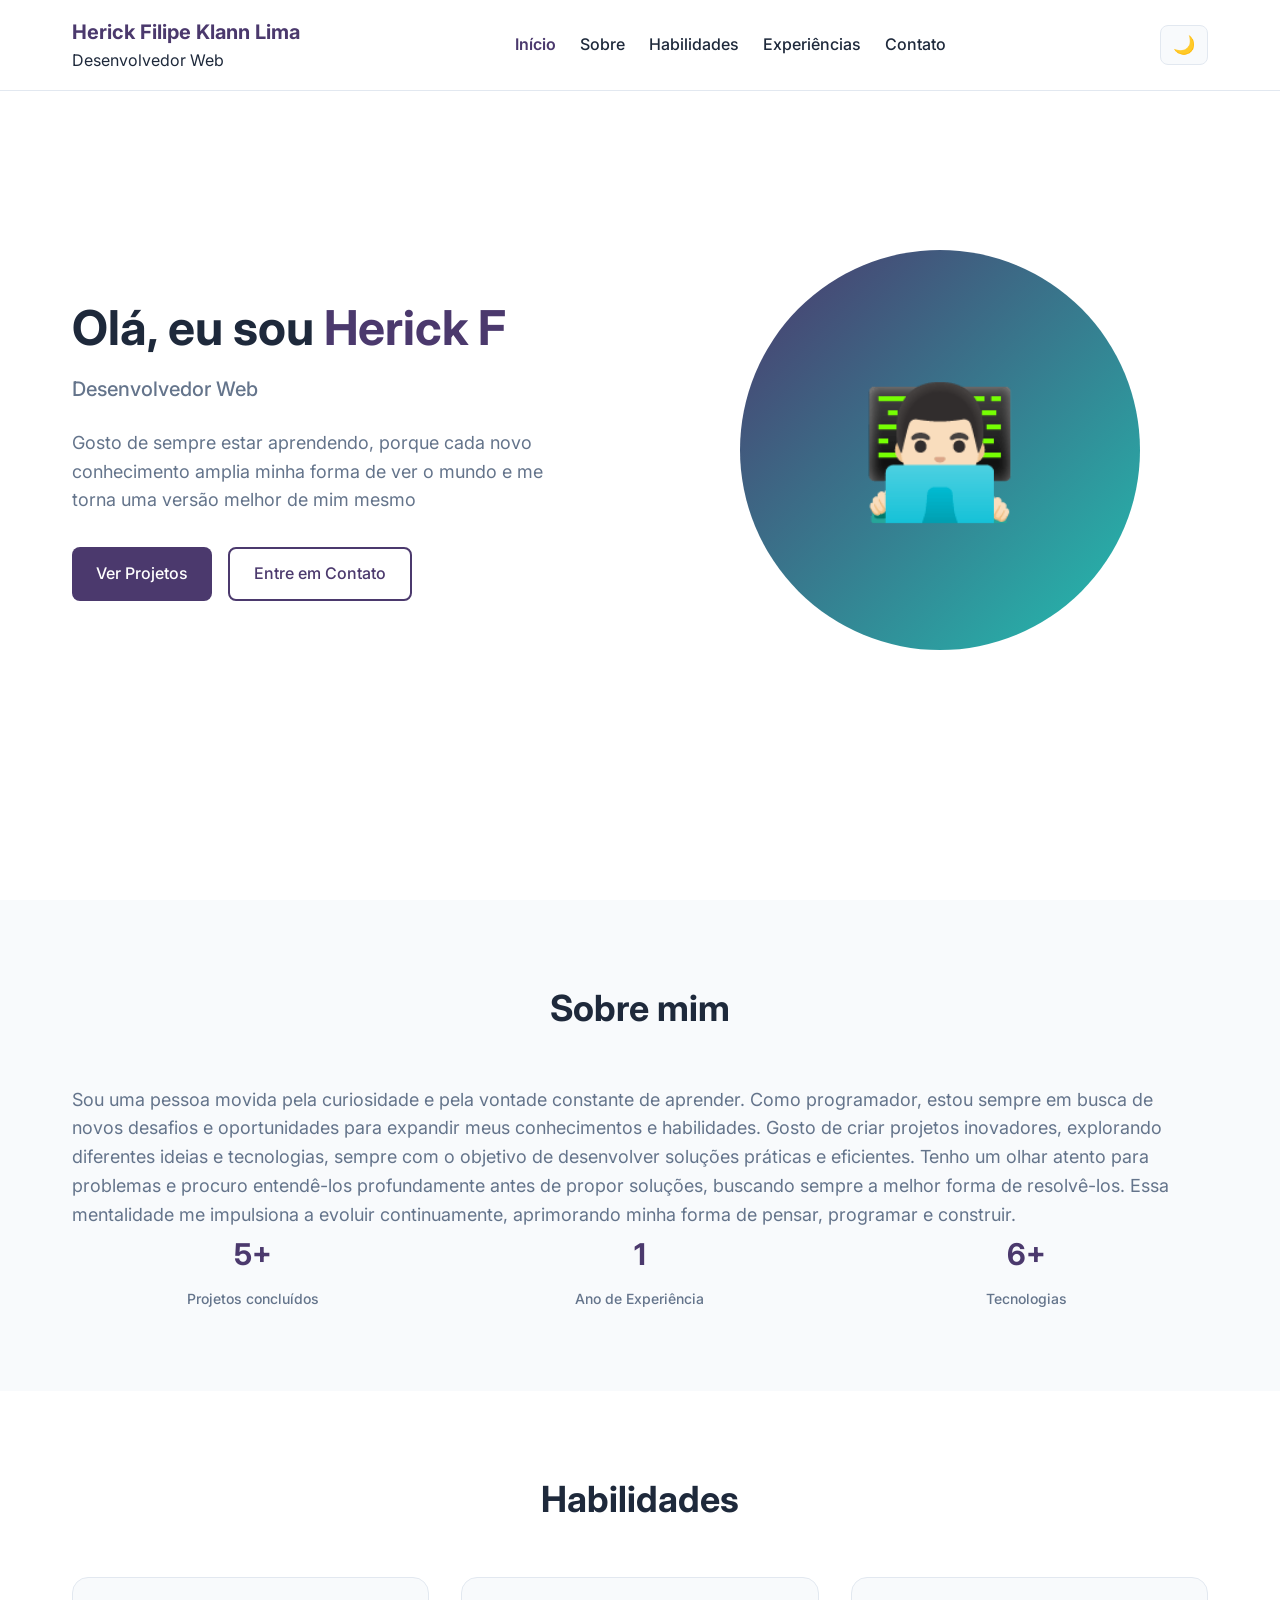
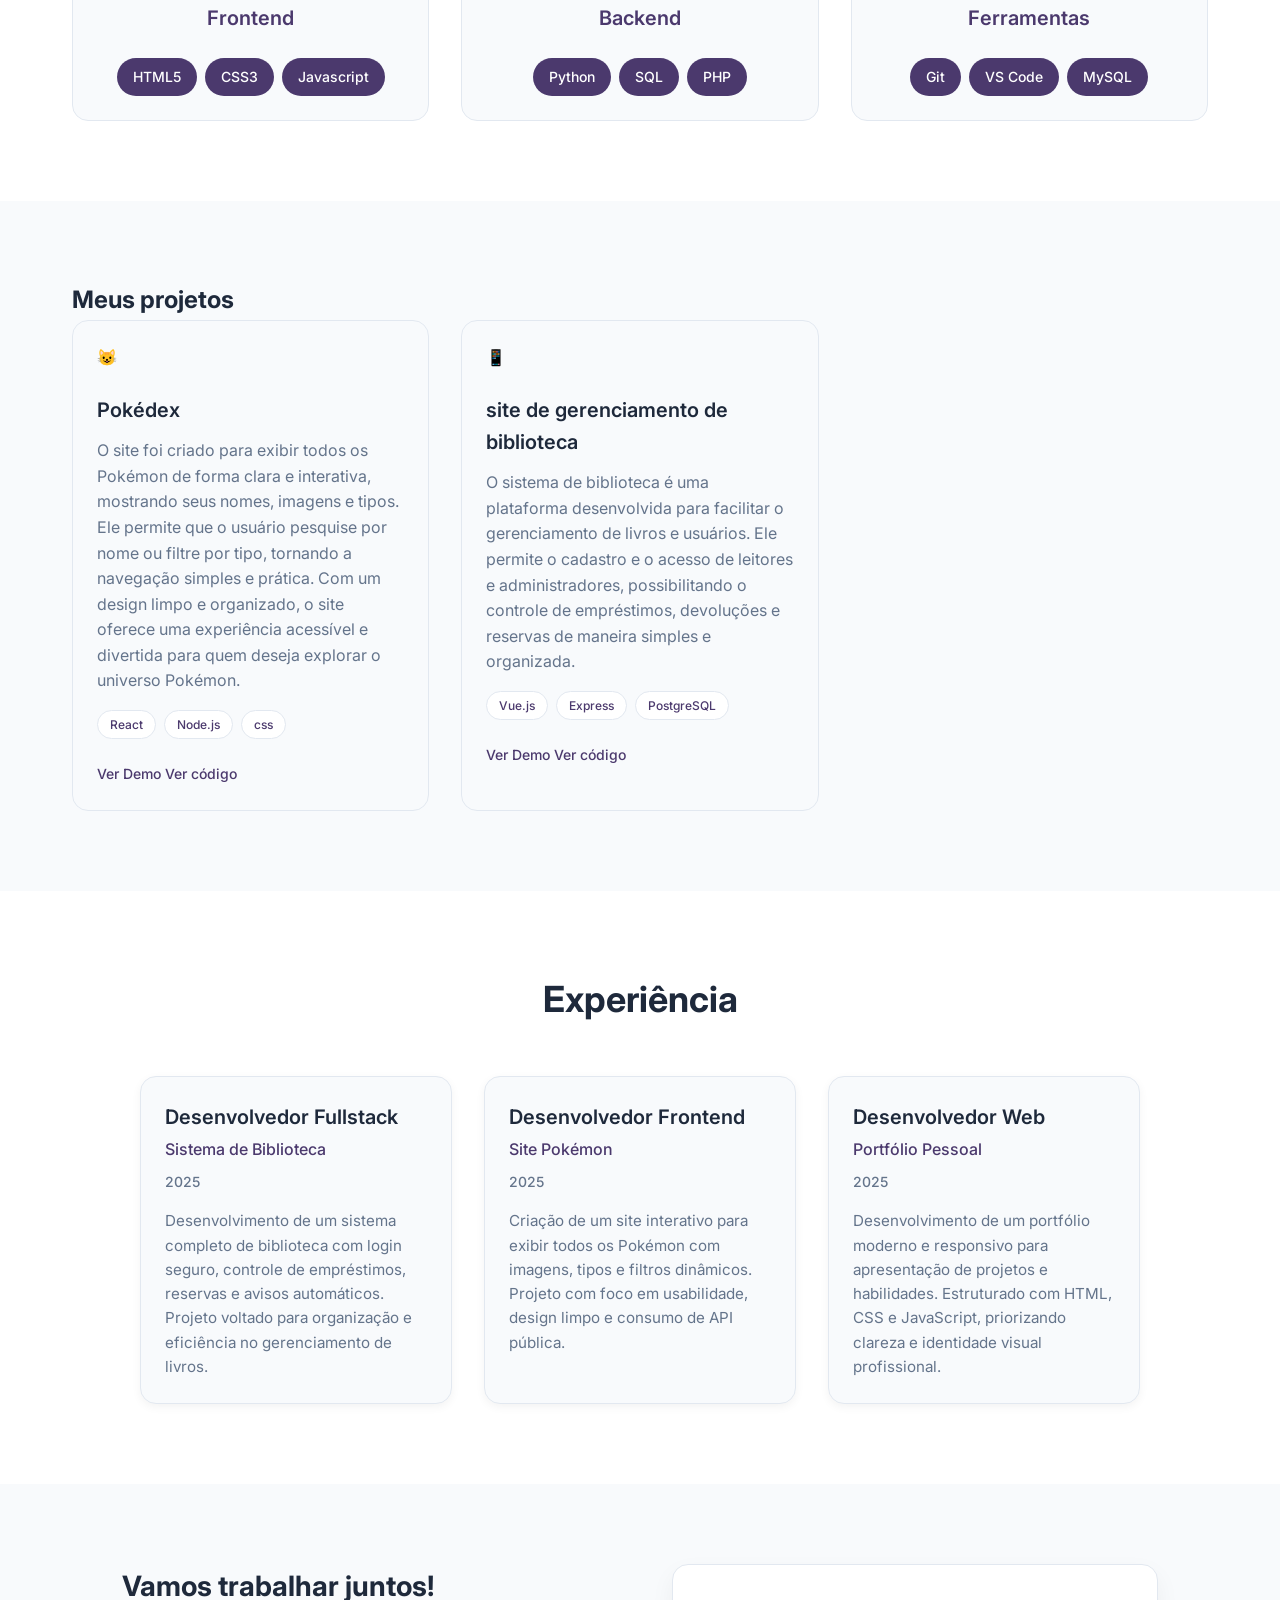
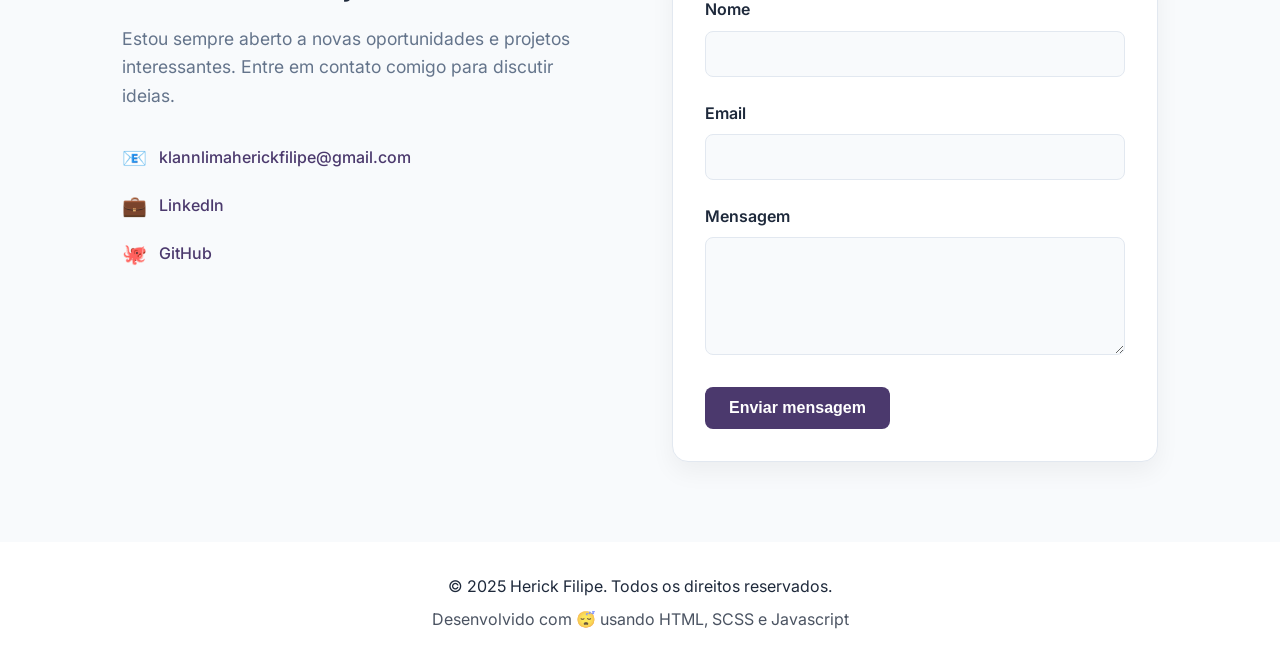
<file: index.html>
<!DOCTYPE html>
<html lang="pt-br">
<head>
    <meta charset="UTF-8">
    <meta name="viewport" content="width=device-width, initial-scale=1.0">
    <title>Herick filipe - Desenvolvedor Web</title>
    <link rel="stylesheet" href="style.css">
    <link rel="icon" href="assets/desenvolvedor.png">
    <link rel="preconnect" href="https://fonts.googleapis.com">
    <link rel="preconnect" href="https://fonts.gstatic.com" crossorigin>
    <link href="https://fonts.googleapis.com/css2?family=Inter:ital,opsz,wght@0,14..32,100..900;1,14..32,100..900&family=Roboto:ital,wght@0,100..900;1,100..900&display=swap" rel="stylesheet">
</head>
<body>
    <header class="header">
        <nav class="nav">
            <div class="nav-brand">
                <h1>Herick Filipe Klann Lima</h1>
                <span class="nav-subtitle">Desenvolvedor Web</span> 
            </div>
            <ul class="nav-menu">
                <li><a href="#hero" class="nav-link"> Início</a></li>
                <li> <a href="#about" class="nav-link"> Sobre</a></li>
                <li> <a href="#skills" class="nav-link"> Habilidades</a></li>
                <li> <a href="#projects" class="nav-link"> Experiências</a></li>
                <li> <a href="#contact" class="nav-link"> Contato</a></li>
            </ul>

            <button id="theme-toggle" class="theme-toggle" aria-label="Alternar tema">
                    <span class="theme-icon">🌙</span>
            </button>
        </nav>
    </header>

    <main>
        <section id="hero" class="hero">
            <div class="hero-content">
                <h2 class="hero-title">Olá, eu sou <span class="highlight">Herick Filipe</span></h2>
                <p class="hero-subtitle"> Desenvolvedor Web </p>
                <p class="hero-description">
                    Gosto de sempre estar aprendendo, porque cada novo conhecimento amplia minha forma de ver o mundo e me torna uma versão melhor de mim mesmo
                </p>
                <div class="hero-actions">
                    <a href="#projects" class="btn btn-primary"> Ver Projetos </a>
                    <a href="#contact" class="btn btn-secondary"> Entre em Contato</a>
                </div>
            </div>
            <div class="hero-image">
                <div class="profile-placeholder"> 
                    <span>👨🏻‍💻</span>
                </div>
            </div>
        </section>
        <section id="about" class="about">
            <div class="container">
                <h2 class="section-title"> Sobre mim</h2>
                <div class="about-content">
                    <div class="about-text">
                        <p>Sou uma pessoa movida pela curiosidade e pela vontade constante de aprender. Como programador, estou sempre em busca de novos desafios e oportunidades para expandir meus conhecimentos e habilidades. Gosto de criar projetos inovadores, explorando diferentes ideias e tecnologias, sempre com o objetivo de desenvolver soluções práticas e eficientes. Tenho um olhar atento para problemas e procuro entendê-los profundamente antes de propor soluções, buscando sempre a melhor forma de resolvê-los. Essa mentalidade me impulsiona a evoluir continuamente, aprimorando minha forma de pensar, programar e construir.</p>
                    </div>
                </div>
            <div class="about-stats">
                <div class="stat">
                    <span class="stat-number">5+</span>
                    <span class="stat-label">Projetos concluídos</span>
                </div>
                <div class="stat">
                    <span class="stat-number">1</span>
                    <span class="stat-label">Ano de Experiência</span>
                </div>
                <div class="stat">
                    <span class="stat-number">6+</span>
                    <span class="stat-label">Tecnologias</span>
                </div>
            </div>
        </div>
        </section>
        <section id="skills" class="skills">
            <div class="container">
                <h2 class="section-title">Habilidades</h2>
                <div class="skills-grid">
                    <div class="skill-category">
                        <h3>Frontend</h3>
                        <div class="skill-list">
                            <span class="skill-tag">HTML5</span>
                            <span class="skill-tag">CSS3</span>
                            <span class="skill-tag">Javascript</span>
                        </div>
                    </div>

                    <div class="skill-category">
                        <h3>Backend</h3>
                        <div class="skill-list">
                            <span class="skill-tag">Python</span>
                            <span class="skill-tag">SQL</span>
                            <span class="skill-tag">PHP</span>
                        </div>
                    </div>

                    <div class="skill-category">
                        <h3> Ferramentas</h3>
                        <div class="skill-list">
                            <span class="skill-tag">Git</span>
                            <span class="skill-tag">VS Code</span>
                            <span class="skill-tag">MySQL</span>
                        </div>
                    </div>
                </div>
            </div>
        </section>
        <section id="projects" class="projects">       
                <div class="container">
                    <h2 class="section">Meus projetos</h2>
                    <div class="project-grid">
                        <article class="project-card">
                            <div class="project-image">
                                <div class="projectplace-holder">
                                    😺
                                </div>
                            </div>
                            <div class="project-content">
                                <h3>Pokédex</h3>
                                <p>O site foi criado para exibir todos os Pokémon de forma clara e interativa, mostrando seus nomes, imagens e tipos. Ele permite que o usuário pesquise por nome ou filtre por tipo, tornando a navegação simples e prática. Com um design limpo e organizado, o site oferece uma experiência acessível e divertida para quem deseja explorar o universo Pokémon.</p>
                                <div class="project-tech">
                                    <span class="tech-tag">React</span>
                                    <span class="tech-tag">Node.js</span>
                                    <span class="tech-tag">css</span>
                                </div>
                                <div class="project-link">
                                    <a href="#" class="project-link" target="_blank">Ver Demo</a>
                                    <a href="#" class="project-link" target="_blank">Ver código</a>
                                </div>
                            </div>
                        </article>
                        <article class="project-card">
                            <div class="project-image">
                                <div class="projectplace-holder">
                                    📱
                                </div>
                            </div>
                            <div class="project-content">
                                <h3>site de gerenciamento de biblioteca</h3>
                                <p>O sistema de biblioteca é uma plataforma desenvolvida para facilitar o gerenciamento de livros e usuários. Ele permite o cadastro e o acesso de leitores e administradores, possibilitando o controle de empréstimos, devoluções e reservas de maneira simples e organizada.</p>
                                <div class="project-tech">
                                    <span class="tech-tag">Vue.js</span>
                                    <span class="tech-tag">Express</span>
                                    <span class="tech-tag">PostgreSQL</span>
                                </div>
                                <div class="project-link">
                                    <a href="#" class="project-link" target="_blank">Ver Demo</a>
                                    <a href="#" class="project-link" target="_blank">Ver código</a>
                                </div>
                            </div>
                        </article>
                    </div>
                </div>  
        </section>

        <section id="experience" class="experience">
            <div class="container">
              <h2 class="section-title">Experiência</h2>
              <div class="experience-grid">
          
                <div class="experience-card">
                  <h3>Desenvolvedor Fullstack</h3>
                  <h4>Sistema de Biblioteca</h4>
                  <span class="experience-date">2025</span>
                  <p>Desenvolvimento de um sistema completo de biblioteca com login seguro, controle de empréstimos, reservas e avisos automáticos. Projeto voltado para organização e eficiência no gerenciamento de livros.</p>
                </div>
          
                <div class="experience-card">
                  <h3>Desenvolvedor Frontend</h3>
                  <h4>Site Pokémon</h4>
                  <span class="experience-date">2025</span>
                  <p>Criação de um site interativo para exibir todos os Pokémon com imagens, tipos e filtros dinâmicos. Projeto com foco em usabilidade, design limpo e consumo de API pública.</p>
                </div>
          
                <div class="experience-card">
                  <h3>Desenvolvedor Web</h3>
                  <h4>Portfólio Pessoal</h4>
                  <span class="experience-date">2025</span>
                  <p>Desenvolvimento de um portfólio moderno e responsivo para apresentação de projetos e habilidades. Estruturado com HTML, CSS e JavaScript, priorizando clareza e identidade visual profissional.</p>
                </div>
          
              </div>
            </div>
          </section>          
          <section id="contact" class="contact">
            <div class="contact-content">
             
              <div class="contact-info">
                <h3>Vamos trabalhar juntos!</h3>
                <p>Estou sempre aberto a novas oportunidades e projetos interessantes. Entre em contato comigo para discutir ideias.</p>
          
                <div class="contact-methods">
                  <div class="contact-method">
                    <span class="contact-icon">📧</span>
                    <a href="mailto:klannlimaherickfilipe@gmail.com">klannlimaherickfilipe@gmail.com</a>
                  </div>
                  <div class="contact-method">
                    <span class="contact-icon">💼</span>
                    <a href="https://www.linkedin.com/in/herick-filipe-klann-lima-996026330/" target="_blank">LinkedIn</a>
                  </div>
                  <div class="contact-method">
                    <span class="contact-icon">🐙</span>
                    <a href="https://github.com/herick3137" target="_blank">GitHub</a>
                  </div>
                </div>
              </div>
          
              
              <div class="contact-form">
                <form>
                  <div class="form-group">
                    <label for="name">Nome</label>
                    <input type="text" id="name" name="name" required />
                  </div>
          
                  <div class="form-group">
                    <label for="email">Email</label>
                    <input type="email" id="email" name="email" required />
                  </div>
          
                  <div class="form-group">
                    <label for="message">Mensagem</label>
                    <textarea id="message" name="message" rows="5" required></textarea>
                  </div>
          
                  <button type="submit" class="btn btn-primary">Enviar mensagem</button>
                </form>
              </div>
            </div>
          </section>
          
    </main>

    <footer class="footer">
        <div class="container">
            <p>&copy; 2025 Herick Filipe. Todos os direitos reservados.</p>
            <p>Desenvolvido com 😴 usando HTML, SCSS e Javascript</p>
        </div>
    </footer>
    <script src="main.js"></script>
</body>
</html>
</file>
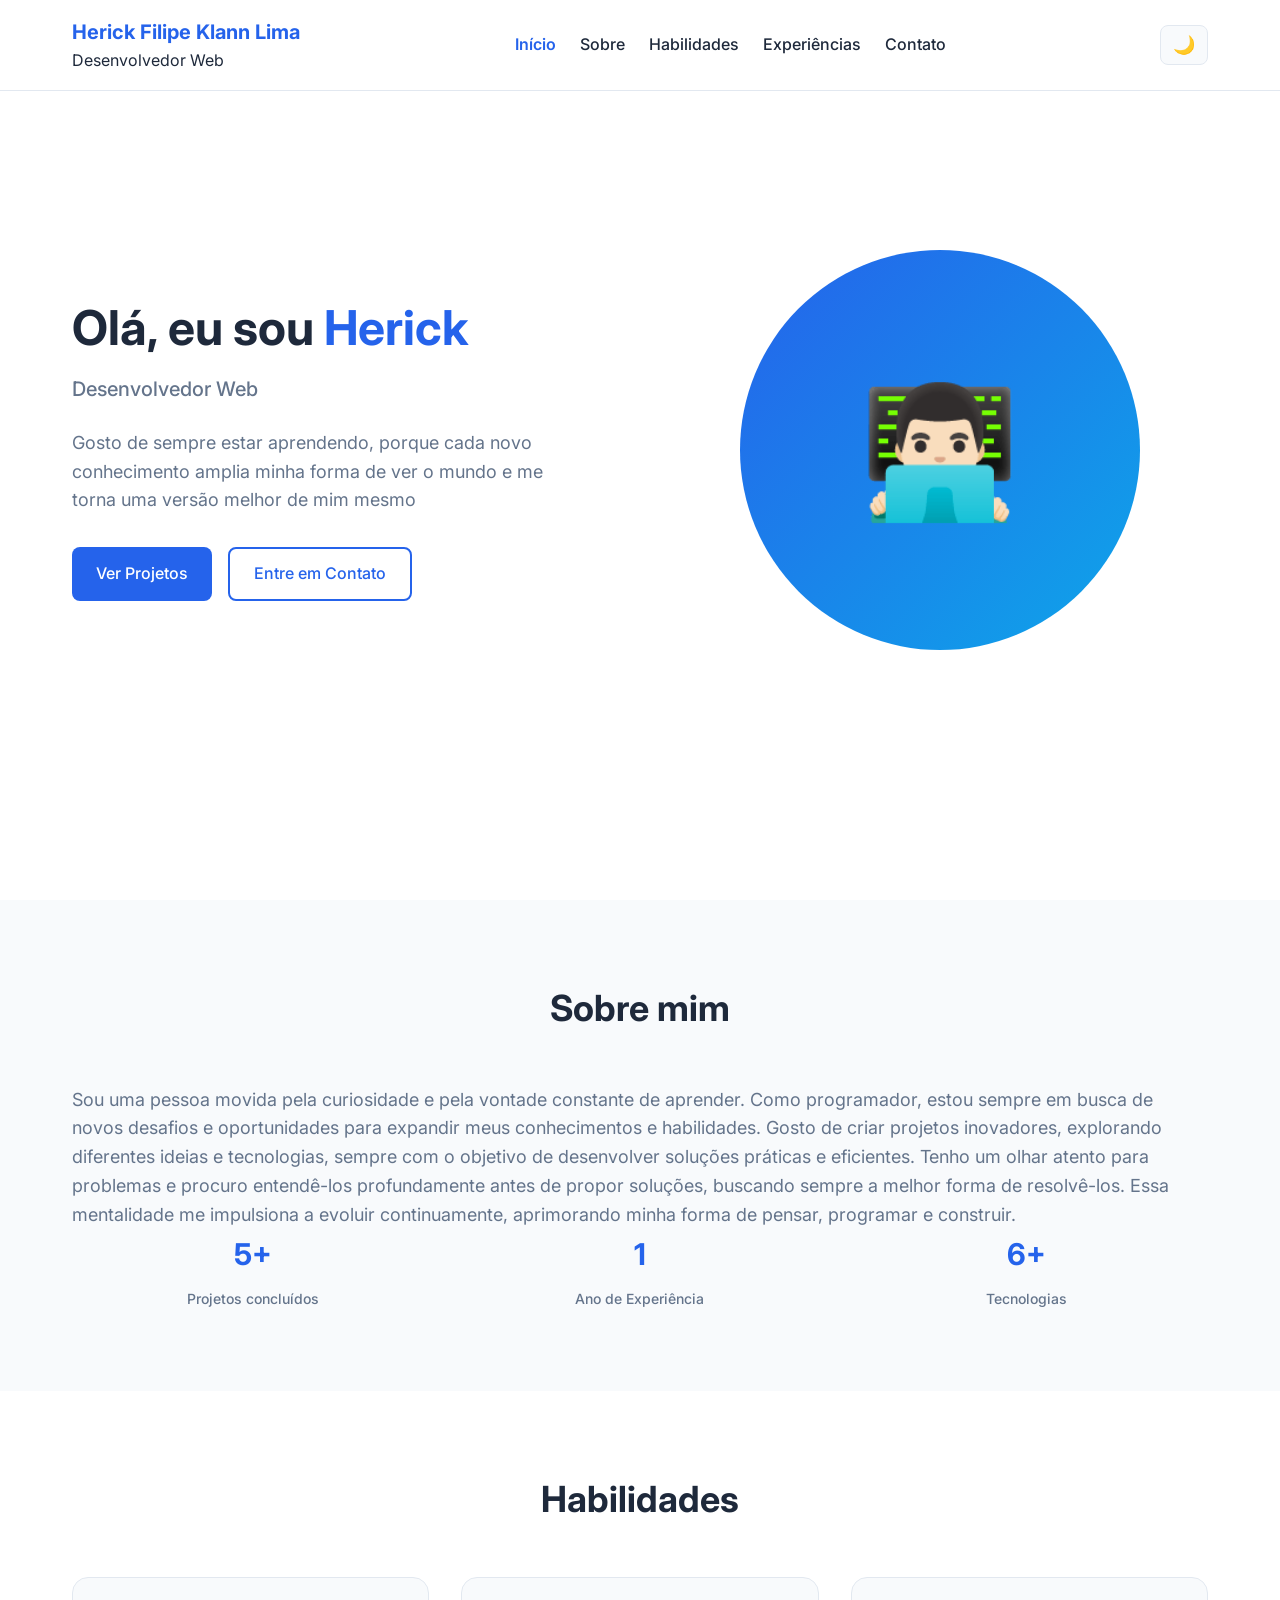
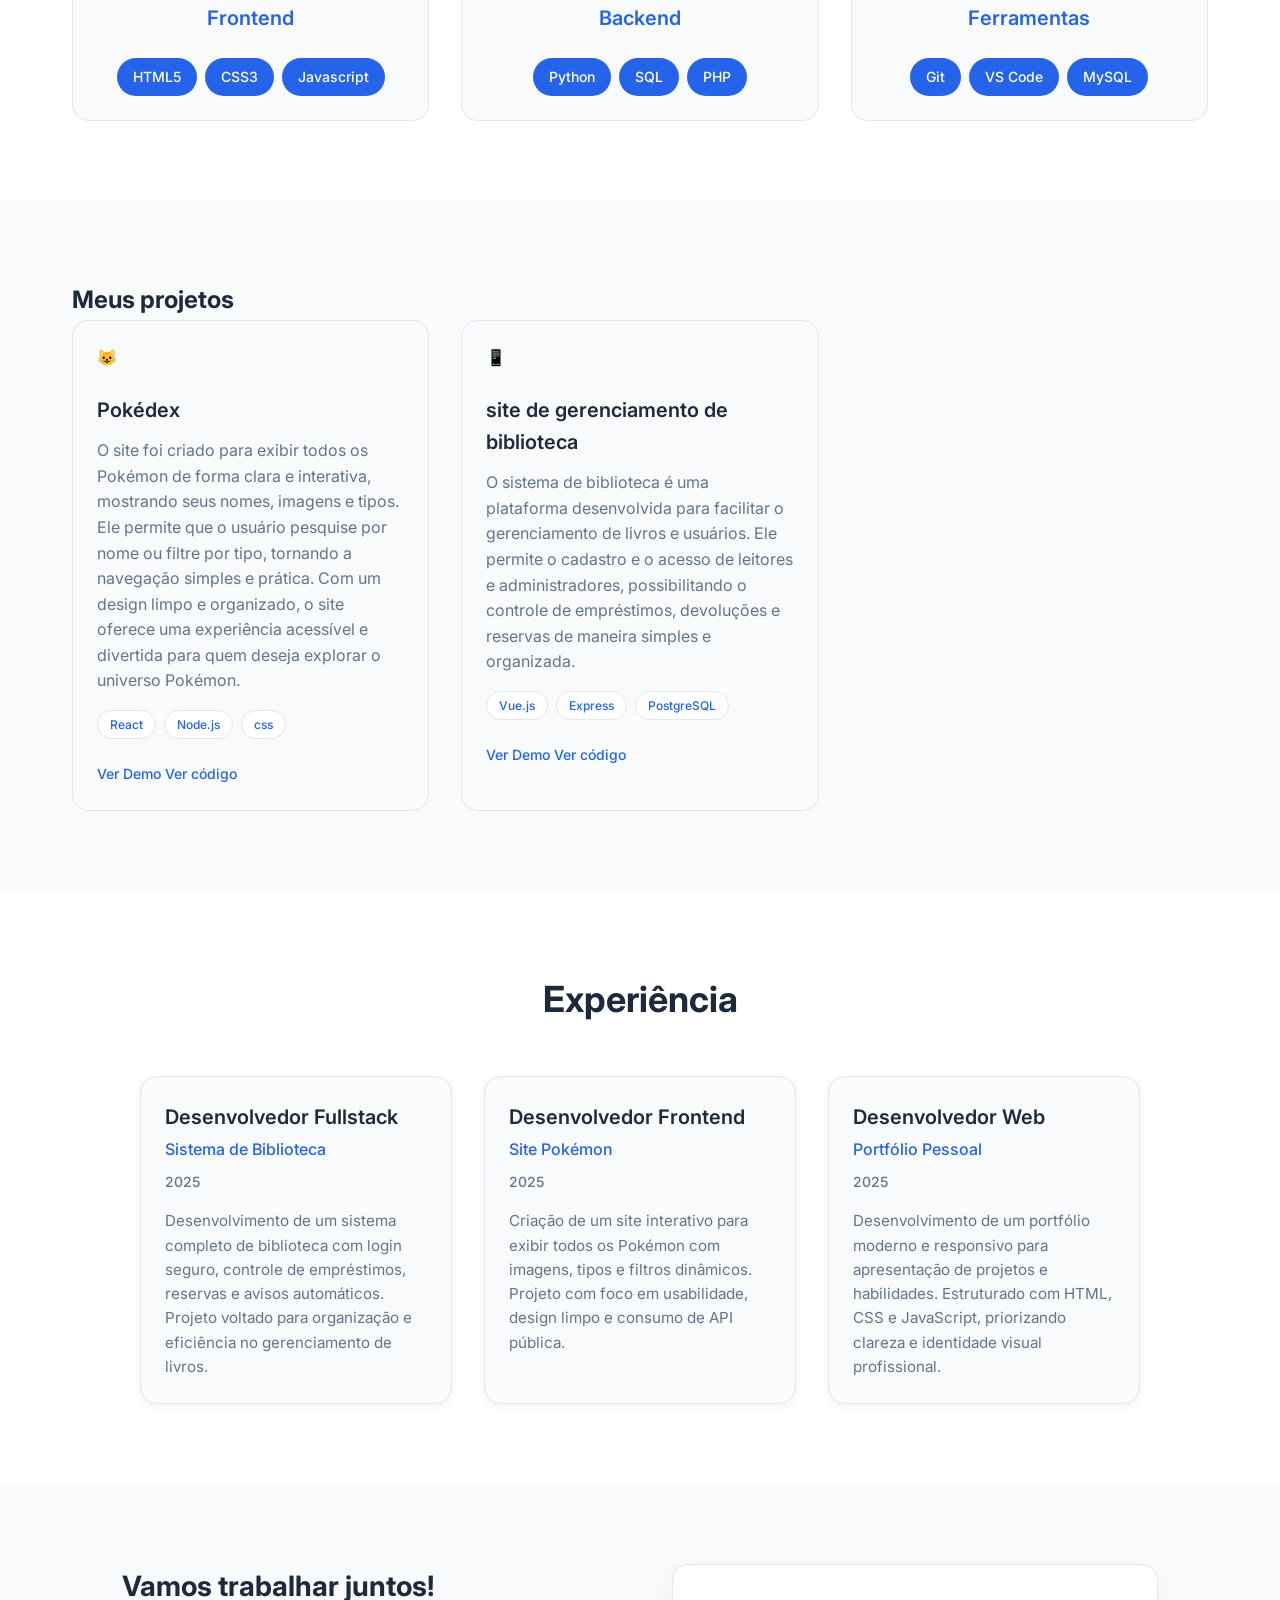
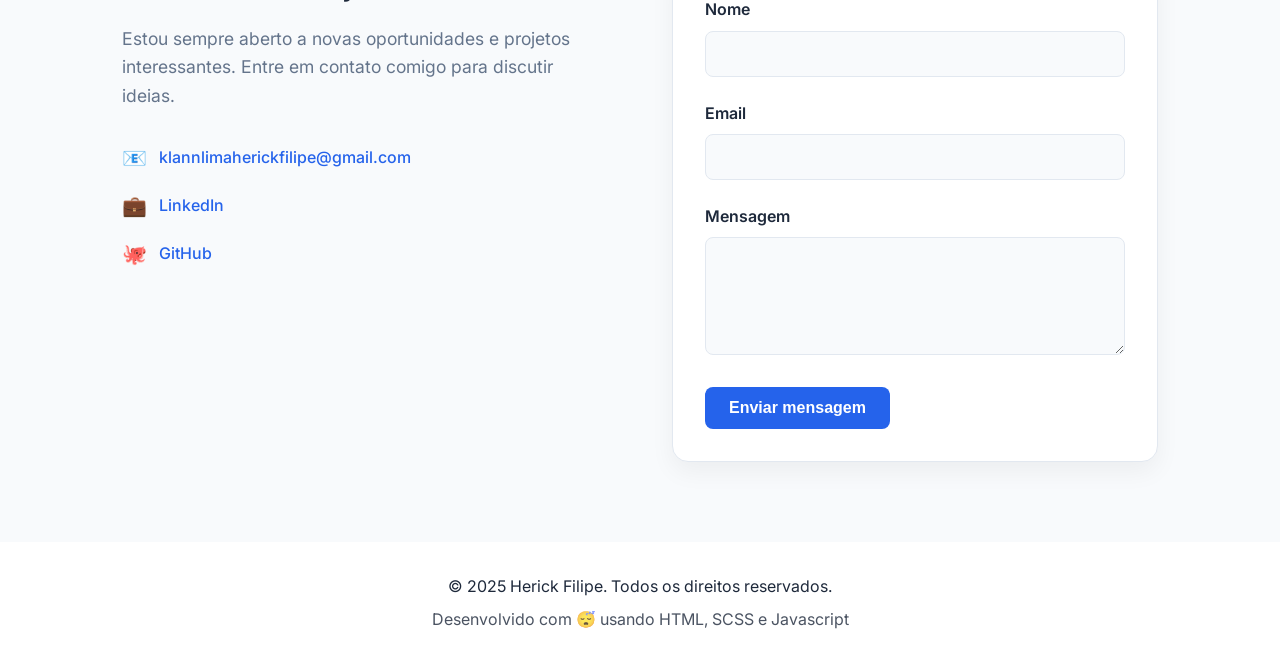
<file: site_portfolio/index.html>
<!DOCTYPE html>
<html lang="pt-br">
<head>
    <meta charset="UTF-8">
    <meta name="viewport" content="width=device-width, initial-scale=1.0">
    <title>Herick filipe - Desenvolvedora Web</title>
    <link rel="stylesheet" href="style.css">
    <link rel="icon" href="assets/desenvolvedor.png">
    <link rel="preconnect" href="https://fonts.googleapis.com">
    <link rel="preconnect" href="https://fonts.gstatic.com" crossorigin>
    <link href="https://fonts.googleapis.com/css2?family=Inter:ital,opsz,wght@0,14..32,100..900;1,14..32,100..900&family=Roboto:ital,wght@0,100..900;1,100..900&display=swap" rel="stylesheet">
</head>
<body>
    <header class="header">
        <nav class="nav">
            <div class="nav-brand">
                <h1>Herick Filipe Klann Lima</h1>
                <span class="nav-subtitle">Desenvolvedor Web</span> 
            </div>
            <ul class="nav-menu">
                <li><a href="#hero" class="nav-link"> Início</a></li>
                <li> <a href="#about" class="nav-link"> Sobre</a></li>
                <li> <a href="#skills" class="nav-link"> Habilidades</a></li>
                <li> <a href="#projects" class="nav-link"> Experiências</a></li>
                <li> <a href="#contact" class="nav-link"> Contato</a></li>
            </ul>

            <button id="theme-toggle" class="theme-toggle" aria-label="Alternar tema">
                    <span class="theme-icon">🌙</span>
            </button>
        </nav>
    </header>

    <main>
        <section id="hero" class="hero">
            <div class="hero-content">
                <h2 class="hero-title">Olá, eu sou <span class="highlight">Herick Filipe</span></h2>
                <p class="hero-subtitle"> Desenvolvedor Web </p>
                <p class="hero-description">
                    Gosto de sempre estar aprendendo, porque cada novo conhecimento amplia minha forma de ver o mundo e me torna uma versão melhor de mim mesmo
                </p>
                <div class="hero-actions">
                    <a href="#projects" class="btn btn-primary"> Ver Projetos </a>
                    <a href="#contact" class="btn btn-secondary"> Entre em Contato</a>
                </div>
            </div>
            <div class="hero-image">
                <div class="profile-placeholder"> 
                    <span>👨🏻‍💻</span>
                </div>
            </div>
        </section>
        <section id="about" class="about">
            <div class="container">
                <h2 class="section-title"> Sobre mim</h2>
                <div class="about-content">
                    <div class="about-text">
                        <p>Sou uma pessoa movida pela curiosidade e pela vontade constante de aprender. Como programador, estou sempre em busca de novos desafios e oportunidades para expandir meus conhecimentos e habilidades. Gosto de criar projetos inovadores, explorando diferentes ideias e tecnologias, sempre com o objetivo de desenvolver soluções práticas e eficientes. Tenho um olhar atento para problemas e procuro entendê-los profundamente antes de propor soluções, buscando sempre a melhor forma de resolvê-los. Essa mentalidade me impulsiona a evoluir continuamente, aprimorando minha forma de pensar, programar e construir.</p>
                    </div>
                </div>
            <div class="about-stats">
                <div class="stat">
                    <span class="stat-number">5+</span>
                    <span class="stat-label">Projetos concluídos</span>
                </div>
                <div class="stat">
                    <span class="stat-number">1</span>
                    <span class="stat-label">Ano de Experiência</span>
                </div>
                <div class="stat">
                    <span class="stat-number">6+</span>
                    <span class="stat-label">Tecnologias</span>
                </div>
            </div>
        </div>
        </section>
        <section id="skills" class="skills">
            <div class="container">
                <h2 class="section-title">Habilidades</h2>
                <div class="skills-grid">
                    <div class="skill-category">
                        <h3>Frontend</h3>
                        <div class="skill-list">
                            <span class="skill-tag">HTML5</span>
                            <span class="skill-tag">CSS3</span>
                            <span class="skill-tag">Javascript</span>
                        </div>
                    </div>

                    <div class="skill-category">
                        <h3>Backend</h3>
                        <div class="skill-list">
                            <span class="skill-tag">Python</span>
                            <span class="skill-tag">SQL</span>
                            <span class="skill-tag">PHP</span>
                        </div>
                    </div>

                    <div class="skill-category">
                        <h3> Ferramentas</h3>
                        <div class="skill-list">
                            <span class="skill-tag">Git</span>
                            <span class="skill-tag">VS Code</span>
                            <span class="skill-tag">MySQL</span>
                        </div>
                    </div>
                </div>
            </div>
        </section>
        <section id="projects" class="projects">       
                <div class="container">
                    <h2 class="section">Meus projetos</h2>
                    <div class="project-grid">
                        <article class="project-card">
                            <div class="project-image">
                                <div class="projectplace-holder">
                                    😺
                                </div>
                            </div>
                            <div class="project-content">
                                <h3>Pokédex</h3>
                                <p>O site foi criado para exibir todos os Pokémon de forma clara e interativa, mostrando seus nomes, imagens e tipos. Ele permite que o usuário pesquise por nome ou filtre por tipo, tornando a navegação simples e prática. Com um design limpo e organizado, o site oferece uma experiência acessível e divertida para quem deseja explorar o universo Pokémon.</p>
                                <div class="project-tech">
                                    <span class="tech-tag">React</span>
                                    <span class="tech-tag">Node.js</span>
                                    <span class="tech-tag">css</span>
                                </div>
                                <div class="project-link">
                                    <a href="#" class="project-link" target="_blank">Ver Demo</a>
                                    <a href="#" class="project-link" target="_blank">Ver código</a>
                                </div>
                            </div>
                        </article>
                        <article class="project-card">
                            <div class="project-image">
                                <div class="projectplace-holder">
                                    📱
                                </div>
                            </div>
                            <div class="project-content">
                                <h3>site de gerenciamento de biblioteca</h3>
                                <p>O sistema de biblioteca é uma plataforma desenvolvida para facilitar o gerenciamento de livros e usuários. Ele permite o cadastro e o acesso de leitores e administradores, possibilitando o controle de empréstimos, devoluções e reservas de maneira simples e organizada.</p>
                                <div class="project-tech">
                                    <span class="tech-tag">Vue.js</span>
                                    <span class="tech-tag">Express</span>
                                    <span class="tech-tag">PostgreSQL</span>
                                </div>
                                <div class="project-link">
                                    <a href="#" class="project-link" target="_blank">Ver Demo</a>
                                    <a href="#" class="project-link" target="_blank">Ver código</a>
                                </div>
                            </div>
                        </article>
                    </div>
                </div>  
        </section>

        <section id="experience" class="experience">
            <div class="container">
              <h2 class="section-title">Experiência</h2>
              <div class="experience-grid">
          
                <div class="experience-card">
                  <h3>Desenvolvedor Fullstack</h3>
                  <h4>Sistema de Biblioteca</h4>
                  <span class="experience-date">2025</span>
                  <p>Desenvolvimento de um sistema completo de biblioteca com login seguro, controle de empréstimos, reservas e avisos automáticos. Projeto voltado para organização e eficiência no gerenciamento de livros.</p>
                </div>
          
                <div class="experience-card">
                  <h3>Desenvolvedor Frontend</h3>
                  <h4>Site Pokémon</h4>
                  <span class="experience-date">2025</span>
                  <p>Criação de um site interativo para exibir todos os Pokémon com imagens, tipos e filtros dinâmicos. Projeto com foco em usabilidade, design limpo e consumo de API pública.</p>
                </div>
          
                <div class="experience-card">
                  <h3>Desenvolvedor Web</h3>
                  <h4>Portfólio Pessoal</h4>
                  <span class="experience-date">2025</span>
                  <p>Desenvolvimento de um portfólio moderno e responsivo para apresentação de projetos e habilidades. Estruturado com HTML, CSS e JavaScript, priorizando clareza e identidade visual profissional.</p>
                </div>
          
              </div>
            </div>
          </section>          
          <section id="contact" class="contact">
            <div class="contact-content">
              <!-- Lado esquerdo: texto e links -->
              <div class="contact-info">
                <h3>Vamos trabalhar juntos!</h3>
                <p>Estou sempre aberto a novas oportunidades e projetos interessantes. Entre em contato comigo para discutir ideias.</p>
          
                <div class="contact-methods">
                  <div class="contact-method">
                    <span class="contact-icon">📧</span>
                    <a href="mailto:klannlimaherickfilipe@gmail.com">klannlimaherickfilipe@gmail.com</a>
                  </div>
                  <div class="contact-method">
                    <span class="contact-icon">💼</span>
                    <a href="https://www.linkedin.com/in/herick-filipe-klann-lima-996026330/">LinkedIn</a>
                  </div>
                  <div class="contact-method">
                    <span class="contact-icon">🐙</span>
                    <a href="https://github.com/herick3137">GitHub</a>
                  </div>
                </div>
              </div>
          
              <!-- Lado direito: formulário -->
              <div class="contact-form">
                <form>
                  <div class="form-group">
                    <label for="name">Nome</label>
                    <input type="text" id="name" name="name" required />
                  </div>
          
                  <div class="form-group">
                    <label for="email">Email</label>
                    <input type="email" id="email" name="email" required />
                  </div>
          
                  <div class="form-group">
                    <label for="message">Mensagem</label>
                    <textarea id="message" name="message" rows="5" required></textarea>
                  </div>
          
                  <button type="submit" class="btn btn-primary">Enviar mensagem</button>
                </form>
              </div>
            </div>
          </section>
          
    </main>

    <footer class="footer">
        <div class="container">
            <p>&copy; 2025 Herick Filipe. Todos os direitos reservados.</p>
            <p>Desenvolvido com 😴 usando HTML, SCSS e Javascript</p>
        </div>
    </footer>
    <script src="main.js"></script>
</body>
</html>
</file>
<file: style.css>
@charset "UTF-8";
/* ===== VARIÁVEIS SCSS ===== */
/* ===== MIXINS ===== */
/* ===== RESET E BASE ===== */
* {
  margin: 0;
  padding: 0;
  box-sizing: border-box;
}

html {
  scroll-behavior: smooth;
}

body {
  font-family: "Inter", -apple-system, BlinkMacSystemFont, "Segoe UI", Roboto, sans-serif;
  line-height: 1.6;
  transition: background-color 0.3s ease, color 0.3s ease;
  --color-primary: #4b396d;
  --color-secondary: #64748b;
  --color-accent: #23bdb0;
  --color-background: #ffffff;
  --color-surface: #f8fafc;
  --color-text-primary: #1e293b;
  --color-text-secondary: #64748b;
  --color-border: #e2e8f0;
  background-color: var(--color-background);
  color: var(--color-text-primary);
}
body.dark-mode {
  --color-primary: #3bf6c7;
  --color-secondary: #94a3b8;
  --color-accent: #4fb1db;
  --color-background: #0f172a;
  --color-surface: #1e293b;
  --color-base: #1e293b;
  --color-text-primary: #f1f5f9;
  --color-text-secondary: #94a3b8;
  --color-border: #334155;
}

/* ===== COMPONENTES REUTILIZÁVEIS ===== */
.container {
  max-width: 1200px;
  margin: 0 auto;
  padding: 0 1rem;
}
@media (min-width: 768px) {
  .container {
    padding: 0 1.5rem;
  }
}
@media (min-width: 1024px) {
  .container {
    padding: 0 2rem;
  }
}

.btn {
  display: inline-flex;
  align-items: center;
  justify-content: center;
  padding: 0.75rem 1.5rem;
  border-radius: 0.5rem;
  font-weight: 500;
  text-decoration: none;
  transition: all 0.2s ease;
  cursor: pointer;
  border: none;
  font-size: 1rem;
}
.btn-primary {
  background: var(--color-primary);
  color: white;
}
.btn-primary:hover {
  background: var(--color-accent);
  transform: translateY(-1px);
}
.btn-secondary {
  background: transparent;
  color: var(--color-primary);
  border: 2px solid var(--color-primary);
}
.btn-secondary:hover {
  background: var(--color-primary);
  color: white;
}

.section-title {
  font-size: 1.875rem;
  font-weight: 700;
  text-align: center;
  margin-bottom: 3rem;
  color: var(--color-text-primary);
}
@media (min-width: 768px) {
  .section-title {
    font-size: 2.25rem;
  }
}

/* ===== HEADER E NAVEGAÇÃO ===== */
.header {
  position: fixed;
  top: 0;
  left: 0;
  right: 0;
  background: rgba(255, 255, 255, 0.95);
  backdrop-filter: blur(10px);
  border-bottom: 1px solid var(--color-border);
  z-index: 1000;
  transition: all 0.3s ease;
}
.dark-mode .header {
  background: rgba(15, 23, 42, 0.95);
}

.nav {
  max-width: 1200px;
  margin: 0 auto;
  padding: 0 1rem;
}
@media (min-width: 768px) {
  .nav {
    padding: 0 1.5rem;
  }
}
@media (min-width: 1024px) {
  .nav {
    padding: 0 2rem;
  }
}
.nav {
  display: flex;
  align-items: center;
  justify-content: space-between;
  padding-top: 1rem;
  padding-bottom: 1rem;
}
.nav-brand h1 {
  font-size: 1.25rem;
  font-weight: 700;
  color: var(--color-primary);
  margin: 0;
}
.nav-brand-subtitle {
  font-size: 0.875rem;
  color: var(--color-text-secondary);
  display: block;
  margin-top: -0.25rem;
}
.nav-menu {
  display: none;
  list-style: none;
  gap: 1.5rem;
}
@media (min-width: 768px) {
  .nav-menu {
    display: flex;
  }
}
.nav-link {
  color: var(--color-text-primary);
  text-decoration: none;
  font-weight: 500;
  transition: color 0.2s ease;
}
.nav-link:hover {
  color: var(--color-primary);
}

.theme-toggle {
  display: inline-flex;
  align-items: center;
  justify-content: center;
  padding: 0.75rem 1.5rem;
  border-radius: 0.5rem;
  font-weight: 500;
  text-decoration: none;
  transition: all 0.2s ease;
  cursor: pointer;
  border: none;
  font-size: 1rem;
  background: var(--color-surface);
  color: var(--color-text-primary);
  border: 1px solid var(--color-border);
  padding: 0.5rem 0.75rem;
  border-radius: 0.5rem;
}
.theme-toggle:hover {
  background: var(--color-primary);
  color: white;
}
.theme-toggle .theme-icon {
  font-size: 1.125rem;
}

/* ===== SEÇÃO HERO ===== */
.hero {
  min-height: 100vh;
  display: flex;
  align-items: center;
  padding: 5rem 0;
  max-width: 1200px;
  margin: 0 auto;
  padding: 0 1rem;
}
@media (min-width: 768px) {
  .hero {
    padding: 0 1.5rem;
  }
}
@media (min-width: 1024px) {
  .hero {
    padding: 0 2rem;
  }
}
.hero {
  display: grid;
  grid-template-columns: 1fr;
  gap: 3rem;
  align-items: center;
}
@media (min-width: 1024px) {
  .hero {
    grid-template-columns: 1fr 1fr;
    gap: 4rem;
  }
}
.hero-content {
  text-align: center;
}
@media (min-width: 1024px) {
  .hero-content {
    text-align: left;
  }
}
.hero-title {
  font-size: 2.25rem;
  font-weight: 700;
  margin-bottom: 1rem;
  line-height: 1.2;
}
@media (min-width: 768px) {
  .hero-title {
    font-size: 3rem;
  }
}
.hero-title .highlight {
  color: var(--color-primary);
}
.hero-subtitle {
  font-size: 1.25rem;
  color: var(--color-text-secondary);
  margin-bottom: 1.5rem;
  font-weight: 500;
}
.hero-description {
  font-size: 1.125rem;
  color: var(--color-text-secondary);
  margin-bottom: 2rem;
  max-width: 500px;
  margin-left: auto;
  margin-right: auto;
}
@media (min-width: 1024px) {
  .hero-description {
    margin-left: 0;
    margin-right: 0;
  }
}
.hero-actions {
  display: flex;
  gap: 1rem;
  justify-content: center;
}
@media (min-width: 1024px) {
  .hero-actions {
    justify-content: flex-start;
  }
}
.hero-image {
  display: flex;
  justify-content: center;
}
.hero-image .profile-placeholder {
  width: 300px;
  height: 300px;
  background: linear-gradient(135deg, var(--color-primary), var(--color-accent));
  border-radius: 50%;
  display: flex;
  align-items: center;
  justify-content: center;
  font-size: 6rem;
}
@media (min-width: 768px) {
  .hero-image .profile-placeholder {
    width: 400px;
    height: 400px;
    font-size: 8rem;
  }
}


/* ===== SEÇÃO SOBRE ===== */
.about {
  padding: 5rem 0;
  background: var(--color-surface);
}
.about-content {
  display: grid;
  grid-template-columns: 1fr;
  gap: 3rem;
  align-items: center;
}
.about-text p {
  font-size: 1.125rem;
  color: var(--color-text-secondary);
  margin-bottom: 1.5rem;
}
.about-text p:last-child {
  margin-bottom: 0;
}
.about-stats {
  display: grid;
  grid-template-columns: repeat(auto-fit, minmax(120px, 1fr));
  gap: 1.5rem;
}
.about-stats .stat {
  text-align: center;
}
.about-stats .stat-number {
  display: block;
  font-size: 1.875rem;
  font-weight: 700;
  color: var(--color-primary);
  margin-bottom: 0.5rem;
}
.about-stats .stat-label {
  font-size: 0.875rem;
  color: var(--color-text-secondary);
  font-weight: 500;
}

/* ===== SEÇÃO HABILIDADES ===== */
.skills {
  padding: 5rem 0;
}
.skills-grid {
  display: grid;
  grid-template-columns: 1fr;
  gap: 2rem;
}
@media (min-width: 768px) {
  .skills-grid {
    grid-template-columns: repeat(3, 1fr);
  }
}

.skill-category {
  background: var(--color-surface);
  border: 1px solid var(--color-border);
  border-radius: 1rem;
  padding: 1.5rem;
  transition: all 0.3s ease;
}
.skill-category:hover {
  transform: translateY(-2px);
  box-shadow: 0 10px 25px rgba(0, 0, 0, 0.1);
}
.skill-category {
  text-align: center;
}
.skill-category h3 {
  font-size: 1.25rem;
  font-weight: 600;
  margin-bottom: 1.5rem;
  color: var(--color-primary);
}

.skill-list {
  display: flex;
  flex-wrap: wrap;
  gap: 0.5rem;
  justify-content: center;
}

.skill-tag {
  background: var(--color-primary);
  color: white;
  padding: 0.5rem 1rem;
  border-radius: 2rem;
  font-size: 0.875rem;
  font-weight: 500;
}

/* ===== SEÇÃO PROJETOS ===== */
.projects {
  padding: 5rem 0;
  background: var(--color-surface);
}
.projects .project-grid {
  display: grid;
  grid-template-columns: 1fr;
  gap: 2rem;
}
@media (min-width: 768px) {
  .projects .project-grid {
    grid-template-columns: repeat(2, 1fr);
  }
}
@media (min-width: 1024px) {
  .projects .project-grid {
    grid-template-columns: repeat(3, 1fr);
  }
}

.project-card {
  background: var(--color-surface);
  border: 1px solid var(--color-border);
  border-radius: 1rem;
  padding: 1.5rem;
  transition: all 0.3s ease;
}
.project-card:hover {
  transform: translateY(-2px);
  box-shadow: 0 10px 25px rgba(0, 0, 0, 0.1);
}
.project-card .project-image {
  margin-bottom: 1.5rem;
}
.project-card .project-image .project-placeholder {
  width: 100%;
  height: 200px;
  background: linear-gradient(135deg, var(--color-primary), var(--color-accent));
  border-radius: 0.5rem;
  display: flex;
  align-items: center;
  justify-content: center;
  font-size: 3rem;
  margin-bottom: 1rem;
}
.project-card .project-content h3 {
  font-size: 1.25rem;
  font-weight: 600;
  margin-bottom: 0.75rem;
  color: var(--color-text-primary);
}
.project-card .project-content p {
  color: var(--color-text-secondary);
  margin-bottom: 1rem;
  line-height: 1.6;
}
.project-card .project-tech {
  display: flex;
  flex-wrap: wrap;
  gap: 0.5rem;
  margin-bottom: 1.5rem;
}
.project-card .tech-tag {
  background: var(--color-background);
  color: var(--color-primary);
  padding: 0.25rem 0.75rem;
  border-radius: 1rem;
  font-size: 0.75rem;
  font-weight: 500;
  border: 1px solid var(--color-border);
}
.project-card .project-links {
  display: flex;
  gap: 1rem;
}
.project-card .project-link {
  color: var(--color-primary);
  text-decoration: none;
  font-weight: 500;
  font-size: 0.875rem;
}
.project-card .project-link:hover {
  text-decoration: underline;
}

/* ===== SEÇÃO EXPERIÊNCIA ===== */
.experience {
  padding: 5rem 0;
}

.section-title {
  text-align: center;
  margin-bottom: 3rem;
  color: var(--color-text-primary);
}

/* ===== GRID DE EXPERIÊNCIAS ===== */
.experience-grid {
  display: flex;
  flex-wrap: wrap;
  justify-content: center;
  gap: 2rem;
  max-width: 1000px;
  margin: 0 auto;
}

/* ===== CARD DE EXPERIÊNCIA ===== */
.experience-card {
  flex: 1 1 300px;
  background: var(--color-surface);
  border: 1px solid var(--color-border);
  border-radius: 1rem;
  padding: 1.5rem;
  transition: all 0.3s ease;
  box-shadow: 0 3px 10px rgba(0, 0, 0, 0.05);
}

.experience-card:hover {
  transform: translateY(-4px);
  box-shadow: 0 10px 25px rgba(0, 0, 0, 0.1);
}

.experience-card h3 {
  font-size: 1.25rem;
  font-weight: 600;
  color: var(--color-text-primary);
  margin-bottom: 0.25rem;
}

.experience-card h4 {
  font-size: 1rem;
  font-weight: 500;
  color: var(--color-primary);
  margin-bottom: 0.5rem;
}

.experience-date {
  display: block;
  font-size: 0.875rem;
  color: var(--color-text-secondary);
  font-weight: 500;
  margin-bottom: 1rem;
}

.experience-card p {
  color: var(--color-text-secondary);
  line-height: 1.6;
  font-size: 0.95rem;
}



/* ===== SEÇÃO CONTATO ===== */
.contact {
  padding: 5rem 0;
  background: var(--color-surface);
}

.contact-content {
  max-width: 1100px;
  margin: 0 auto;
  display: grid;
  grid-template-columns: 1fr;
  gap: 3rem;
  align-items: start;
  padding: 0 2rem;
}

@media (min-width: 1024px) {
  .contact-content {
    grid-template-columns: 1fr 1fr;
    gap: 4rem;
  }
}

.contact-info h3 {
  font-size: 1.75rem;
  font-weight: 700;
  margin-bottom: 1rem;
  color: var(--color-text-primary);
}

.contact-info p {
  font-size: 1.1rem;
  color: var(--color-text-secondary);
  margin-bottom: 2rem;
  line-height: 1.6;
}

.contact-methods {
  display: flex;
  flex-direction: column;
  gap: 1rem;
}

.contact-method {
  display: flex;
  align-items: center;
  gap: 0.75rem;
}

.contact-method .contact-icon {
  font-size: 1.25rem;
}

.contact-method a {
  color: var(--color-primary);
  text-decoration: none;
  font-weight: 500;
}

.contact-method a:hover {
  text-decoration: underline;
}

/* ===== FORMULÁRIO ===== */
.contact-form {
  background: var(--color-background);
  border: 1px solid var(--color-border);
  border-radius: 1rem;
  padding: 2rem;
  box-shadow: 0 10px 25px rgba(0, 0, 0, 0.05);
  transition: all 0.3s ease;
}

.contact-form:hover {
  transform: translateY(-2px);
  box-shadow: 0 12px 28px rgba(0, 0, 0, 0.1);
}

.contact-form .form-group {
  margin-bottom: 1.5rem;
}

.contact-form label {
  display: block;
  margin-bottom: 0.5rem;
  font-weight: 600;
  color: var(--color-text-primary);
}

.contact-form input,
.contact-form textarea {
  width: 100%;
  padding: 0.8rem;
  border: 1px solid var(--color-border);
  border-radius: 0.5rem;
  background: var(--color-surface);
  color: var(--color-text-primary);
  font-size: 1rem;
  transition: border-color 0.2s ease;
}

.contact-form input:focus,
.contact-form textarea:focus {
  border-color: var(--color-primary);
  outline: none;
}

.contact-form button {
  background: var(--color-primary);
  color: #fff;
  border: none;
  padding: 0.75rem 1.5rem;
  border-radius: 0.5rem;
  font-weight: 600;
  cursor: pointer;
  transition: 0.3s ease;
}

.contact-form button:hover {
  background: var(--color-primary-dark);
}


/* ===== FOOTER ===== */
.footer {
  background: var(--color-background);
  color: var(--color-text-primary);
  padding: 2rem 0;
  text-align: center;
}
.footer p {
  margin-bottom: 0.5rem;
}
.footer p:last-child {
  margin-bottom: 0;
  opacity: 0.8;
}

/* ===== RESPONSIVIDADE E ANIMAÇÕES ===== */
@media (max-width: 767px) {
  .nav-menu {
    display: none;
  }
  .hero-actions {
    flex-direction: column;
    align-items: center;
  }
  .btn {
    width: 100%;
    max-width: 200px;
  }
}
/* Animações de entrada */
@keyframes fadeInUp {
  from {
    opacity: 0;
    transform: translateY(30px);
  }
  to {
    opacity: 1;
    transform: translateY(0);
  }
}
.hero,
.about,
.skills,
.projects,
.experience,
.contact {
  animation: fadeInUp 0.6s ease-out;
}

/* Scroll suave para navegação */
html {
  scroll-padding-top: 80px;
}
</file>
<file: site_portfolio/style.css>
@charset "UTF-8";
/* ===== VARIÁVEIS SCSS ===== */
/* ===== MIXINS ===== */
/* ===== RESET E BASE ===== */
* {
  margin: 0;
  padding: 0;
  box-sizing: border-box;
}

html {
  scroll-behavior: smooth;
}

body {
  font-family: "Inter", -apple-system, BlinkMacSystemFont, "Segoe UI", Roboto, sans-serif;
  line-height: 1.6;
  transition: background-color 0.3s ease, color 0.3s ease;
  --color-primary: #2563eb;
  --color-secondary: #64748b;
  --color-accent: #0ea5e9;
  --color-background: #ffffff;
  --color-surface: #f8fafc;
  --color-text-primary: #1e293b;
  --color-text-secondary: #64748b;
  --color-border: #e2e8f0;
  background-color: var(--color-background);
  color: var(--color-text-primary);
}
body.dark-mode {
  --color-primary: #3bf6c7;
  --color-secondary: #94a3b8;
  --color-accent: #38bdf8;
  --color-background: #0f172a;
  --color-surface: #1e293b;
  --color-base: #1e293b;
  --color-text-primary: #f1f5f9;
  --color-text-secondary: #94a3b8;
  --color-border: #334155;
}

/* ===== COMPONENTES REUTILIZÁVEIS ===== */
.container {
  max-width: 1200px;
  margin: 0 auto;
  padding: 0 1rem;
}
@media (min-width: 768px) {
  .container {
    padding: 0 1.5rem;
  }
}
@media (min-width: 1024px) {
  .container {
    padding: 0 2rem;
  }
}

.btn {
  display: inline-flex;
  align-items: center;
  justify-content: center;
  padding: 0.75rem 1.5rem;
  border-radius: 0.5rem;
  font-weight: 500;
  text-decoration: none;
  transition: all 0.2s ease;
  cursor: pointer;
  border: none;
  font-size: 1rem;
}
.btn-primary {
  background: var(--color-primary);
  color: white;
}
.btn-primary:hover {
  background: var(--color-accent);
  transform: translateY(-1px);
}
.btn-secondary {
  background: transparent;
  color: var(--color-primary);
  border: 2px solid var(--color-primary);
}
.btn-secondary:hover {
  background: var(--color-primary);
  color: white;
}

.section-title {
  font-size: 1.875rem;
  font-weight: 700;
  text-align: center;
  margin-bottom: 3rem;
  color: var(--color-text-primary);
}
@media (min-width: 768px) {
  .section-title {
    font-size: 2.25rem;
  }
}

/* ===== HEADER E NAVEGAÇÃO ===== */
.header {
  position: fixed;
  top: 0;
  left: 0;
  right: 0;
  background: rgba(255, 255, 255, 0.95);
  backdrop-filter: blur(10px);
  border-bottom: 1px solid var(--color-border);
  z-index: 1000;
  transition: all 0.3s ease;
}
.dark-mode .header {
  background: rgba(15, 23, 42, 0.95);
}

.nav {
  max-width: 1200px;
  margin: 0 auto;
  padding: 0 1rem;
}
@media (min-width: 768px) {
  .nav {
    padding: 0 1.5rem;
  }
}
@media (min-width: 1024px) {
  .nav {
    padding: 0 2rem;
  }
}
.nav {
  display: flex;
  align-items: center;
  justify-content: space-between;
  padding-top: 1rem;
  padding-bottom: 1rem;
}
.nav-brand h1 {
  font-size: 1.25rem;
  font-weight: 700;
  color: var(--color-primary);
  margin: 0;
}
.nav-brand-subtitle {
  font-size: 0.875rem;
  color: var(--color-text-secondary);
  display: block;
  margin-top: -0.25rem;
}
.nav-menu {
  display: none;
  list-style: none;
  gap: 1.5rem;
}
@media (min-width: 768px) {
  .nav-menu {
    display: flex;
  }
}
.nav-link {
  color: var(--color-text-primary);
  text-decoration: none;
  font-weight: 500;
  transition: color 0.2s ease;
}
.nav-link:hover {
  color: var(--color-primary);
}

.theme-toggle {
  display: inline-flex;
  align-items: center;
  justify-content: center;
  padding: 0.75rem 1.5rem;
  border-radius: 0.5rem;
  font-weight: 500;
  text-decoration: none;
  transition: all 0.2s ease;
  cursor: pointer;
  border: none;
  font-size: 1rem;
  background: var(--color-surface);
  color: var(--color-text-primary);
  border: 1px solid var(--color-border);
  padding: 0.5rem 0.75rem;
  border-radius: 0.5rem;
}
.theme-toggle:hover {
  background: var(--color-primary);
  color: white;
}
.theme-toggle .theme-icon {
  font-size: 1.125rem;
}

/* ===== SEÇÃO HERO ===== */
.hero {
  min-height: 100vh;
  display: flex;
  align-items: center;
  padding: 5rem 0;
  max-width: 1200px;
  margin: 0 auto;
  padding: 0 1rem;
}
@media (min-width: 768px) {
  .hero {
    padding: 0 1.5rem;
  }
}
@media (min-width: 1024px) {
  .hero {
    padding: 0 2rem;
  }
}
.hero {
  display: grid;
  grid-template-columns: 1fr;
  gap: 3rem;
  align-items: center;
}
@media (min-width: 1024px) {
  .hero {
    grid-template-columns: 1fr 1fr;
    gap: 4rem;
  }
}
.hero-content {
  text-align: center;
}
@media (min-width: 1024px) {
  .hero-content {
    text-align: left;
  }
}
.hero-title {
  font-size: 2.25rem;
  font-weight: 700;
  margin-bottom: 1rem;
  line-height: 1.2;
}
@media (min-width: 768px) {
  .hero-title {
    font-size: 3rem;
  }
}
.hero-title .highlight {
  color: var(--color-primary);
}
.hero-subtitle {
  font-size: 1.25rem;
  color: var(--color-text-secondary);
  margin-bottom: 1.5rem;
  font-weight: 500;
}
.hero-description {
  font-size: 1.125rem;
  color: var(--color-text-secondary);
  margin-bottom: 2rem;
  max-width: 500px;
  margin-left: auto;
  margin-right: auto;
}
@media (min-width: 1024px) {
  .hero-description {
    margin-left: 0;
    margin-right: 0;
  }
}
.hero-actions {
  display: flex;
  gap: 1rem;
  justify-content: center;
}
@media (min-width: 1024px) {
  .hero-actions {
    justify-content: flex-start;
  }
}
.hero-image {
  display: flex;
  justify-content: center;
}
.hero-image .profile-placeholder {
  width: 300px;
  height: 300px;
  background: linear-gradient(135deg, var(--color-primary), var(--color-accent));
  border-radius: 50%;
  display: flex;
  align-items: center;
  justify-content: center;
  font-size: 6rem;
}
@media (min-width: 768px) {
  .hero-image .profile-placeholder {
    width: 400px;
    height: 400px;
    font-size: 8rem;
  }
}

/* ===== SEÇÃO SOBRE ===== */
.about {
  padding: 5rem 0;
  background: var(--color-surface);
}
.about-content {
  display: grid;
  grid-template-columns: 1fr;
  gap: 3rem;
  align-items: center;
}
.about-text p {
  font-size: 1.125rem;
  color: var(--color-text-secondary);
  margin-bottom: 1.5rem;
}
.about-text p:last-child {
  margin-bottom: 0;
}
.about-stats {
  display: grid;
  grid-template-columns: repeat(auto-fit, minmax(120px, 1fr));
  gap: 1.5rem;
}
.about-stats .stat {
  text-align: center;
}
.about-stats .stat-number {
  display: block;
  font-size: 1.875rem;
  font-weight: 700;
  color: var(--color-primary);
  margin-bottom: 0.5rem;
}
.about-stats .stat-label {
  font-size: 0.875rem;
  color: var(--color-text-secondary);
  font-weight: 500;
}

/* ===== SEÇÃO HABILIDADES ===== */
.skills {
  padding: 5rem 0;
}
.skills-grid {
  display: grid;
  grid-template-columns: 1fr;
  gap: 2rem;
}
@media (min-width: 768px) {
  .skills-grid {
    grid-template-columns: repeat(3, 1fr);
  }
}

.skill-category {
  background: var(--color-surface);
  border: 1px solid var(--color-border);
  border-radius: 1rem;
  padding: 1.5rem;
  transition: all 0.3s ease;
}
.skill-category:hover {
  transform: translateY(-2px);
  box-shadow: 0 10px 25px rgba(0, 0, 0, 0.1);
}
.skill-category {
  text-align: center;
}
.skill-category h3 {
  font-size: 1.25rem;
  font-weight: 600;
  margin-bottom: 1.5rem;
  color: var(--color-primary);
}

.skill-list {
  display: flex;
  flex-wrap: wrap;
  gap: 0.5rem;
  justify-content: center;
}

.skill-tag {
  background: var(--color-primary);
  color: white;
  padding: 0.5rem 1rem;
  border-radius: 2rem;
  font-size: 0.875rem;
  font-weight: 500;
}

/* ===== SEÇÃO PROJETOS ===== */
.projects {
  padding: 5rem 0;
  background: var(--color-surface);
}
.projects .project-grid {
  display: grid;
  grid-template-columns: 1fr;
  gap: 2rem;
}
@media (min-width: 768px) {
  .projects .project-grid {
    grid-template-columns: repeat(2, 1fr);
  }
}
@media (min-width: 1024px) {
  .projects .project-grid {
    grid-template-columns: repeat(3, 1fr);
  }
}

.project-card {
  background: var(--color-surface);
  border: 1px solid var(--color-border);
  border-radius: 1rem;
  padding: 1.5rem;
  transition: all 0.3s ease;
}
.project-card:hover {
  transform: translateY(-2px);
  box-shadow: 0 10px 25px rgba(0, 0, 0, 0.1);
}
.project-card .project-image {
  margin-bottom: 1.5rem;
}
.project-card .project-image .project-placeholder {
  width: 100%;
  height: 200px;
  background: linear-gradient(135deg, var(--color-primary), var(--color-accent));
  border-radius: 0.5rem;
  display: flex;
  align-items: center;
  justify-content: center;
  font-size: 3rem;
  margin-bottom: 1rem;
}
.project-card .project-content h3 {
  font-size: 1.25rem;
  font-weight: 600;
  margin-bottom: 0.75rem;
  color: var(--color-text-primary);
}
.project-card .project-content p {
  color: var(--color-text-secondary);
  margin-bottom: 1rem;
  line-height: 1.6;
}
.project-card .project-tech {
  display: flex;
  flex-wrap: wrap;
  gap: 0.5rem;
  margin-bottom: 1.5rem;
}
.project-card .tech-tag {
  background: var(--color-background);
  color: var(--color-primary);
  padding: 0.25rem 0.75rem;
  border-radius: 1rem;
  font-size: 0.75rem;
  font-weight: 500;
  border: 1px solid var(--color-border);
}
.project-card .project-links {
  display: flex;
  gap: 1rem;
}
.project-card .project-link {
  color: var(--color-primary);
  text-decoration: none;
  font-weight: 500;
  font-size: 0.875rem;
}
.project-card .project-link:hover {
  text-decoration: underline;
}

/* ===== SEÇÃO EXPERIÊNCIA ===== */
.experience {
  padding: 5rem 0;
}

.section-title {
  text-align: center;
  margin-bottom: 3rem;
  color: var(--color-text-primary);
}

/* ===== GRID DE EXPERIÊNCIAS ===== */
.experience-grid {
  display: flex;
  flex-wrap: wrap;
  justify-content: center;
  gap: 2rem;
  max-width: 1000px;
  margin: 0 auto;
}

/* ===== CARD DE EXPERIÊNCIA ===== */
.experience-card {
  flex: 1 1 300px;
  background: var(--color-surface);
  border: 1px solid var(--color-border);
  border-radius: 1rem;
  padding: 1.5rem;
  transition: all 0.3s ease;
  box-shadow: 0 3px 10px rgba(0, 0, 0, 0.05);
}

.experience-card:hover {
  transform: translateY(-4px);
  box-shadow: 0 10px 25px rgba(0, 0, 0, 0.1);
}

.experience-card h3 {
  font-size: 1.25rem;
  font-weight: 600;
  color: var(--color-text-primary);
  margin-bottom: 0.25rem;
}

.experience-card h4 {
  font-size: 1rem;
  font-weight: 500;
  color: var(--color-primary);
  margin-bottom: 0.5rem;
}

.experience-date {
  display: block;
  font-size: 0.875rem;
  color: var(--color-text-secondary);
  font-weight: 500;
  margin-bottom: 1rem;
}

.experience-card p {
  color: var(--color-text-secondary);
  line-height: 1.6;
  font-size: 0.95rem;
}



/* ===== SEÇÃO CONTATO ===== */
.contact {
  padding: 5rem 0;
  background: var(--color-surface);
}

.contact-content {
  max-width: 1100px;
  margin: 0 auto;
  display: grid;
  grid-template-columns: 1fr;
  gap: 3rem;
  align-items: start;
  padding: 0 2rem;
}

@media (min-width: 1024px) {
  .contact-content {
    grid-template-columns: 1fr 1fr;
    gap: 4rem;
  }
}

.contact-info h3 {
  font-size: 1.75rem;
  font-weight: 700;
  margin-bottom: 1rem;
  color: var(--color-text-primary);
}

.contact-info p {
  font-size: 1.1rem;
  color: var(--color-text-secondary);
  margin-bottom: 2rem;
  line-height: 1.6;
}

.contact-methods {
  display: flex;
  flex-direction: column;
  gap: 1rem;
}

.contact-method {
  display: flex;
  align-items: center;
  gap: 0.75rem;
}

.contact-method .contact-icon {
  font-size: 1.25rem;
}

.contact-method a {
  color: var(--color-primary);
  text-decoration: none;
  font-weight: 500;
}

.contact-method a:hover {
  text-decoration: underline;
}

/* ===== FORMULÁRIO ===== */
.contact-form {
  background: var(--color-background);
  border: 1px solid var(--color-border);
  border-radius: 1rem;
  padding: 2rem;
  box-shadow: 0 10px 25px rgba(0, 0, 0, 0.05);
  transition: all 0.3s ease;
}

.contact-form:hover {
  transform: translateY(-2px);
  box-shadow: 0 12px 28px rgba(0, 0, 0, 0.1);
}

.contact-form .form-group {
  margin-bottom: 1.5rem;
}

.contact-form label {
  display: block;
  margin-bottom: 0.5rem;
  font-weight: 600;
  color: var(--color-text-primary);
}

.contact-form input,
.contact-form textarea {
  width: 100%;
  padding: 0.8rem;
  border: 1px solid var(--color-border);
  border-radius: 0.5rem;
  background: var(--color-surface);
  color: var(--color-text-primary);
  font-size: 1rem;
  transition: border-color 0.2s ease;
}

.contact-form input:focus,
.contact-form textarea:focus {
  border-color: var(--color-primary);
  outline: none;
}

.contact-form button {
  background: var(--color-primary);
  color: #fff;
  border: none;
  padding: 0.75rem 1.5rem;
  border-radius: 0.5rem;
  font-weight: 600;
  cursor: pointer;
  transition: 0.3s ease;
}

.contact-form button:hover {
  background: var(--color-primary-dark);
}


/* ===== FOOTER ===== */
.footer {
  background: var(--color-background);
  color: var(--color-text-primary);
  padding: 2rem 0;
  text-align: center;
}
.footer p {
  margin-bottom: 0.5rem;
}
.footer p:last-child {
  margin-bottom: 0;
  opacity: 0.8;
}

/* ===== RESPONSIVIDADE E ANIMAÇÕES ===== */
@media (max-width: 767px) {
  .nav-menu {
    display: none;
  }
  .hero-actions {
    flex-direction: column;
    align-items: center;
  }
  .btn {
    width: 100%;
    max-width: 200px;
  }
}
/* Animações de entrada */
@keyframes fadeInUp {
  from {
    opacity: 0;
    transform: translateY(30px);
  }
  to {
    opacity: 1;
    transform: translateY(0);
  }
}
.hero,
.about,
.skills,
.projects,
.experience,
.contact {
  animation: fadeInUp 0.6s ease-out;
}

/* Scroll suave para navegação */
html {
  scroll-padding-top: 80px;
}
</file>
